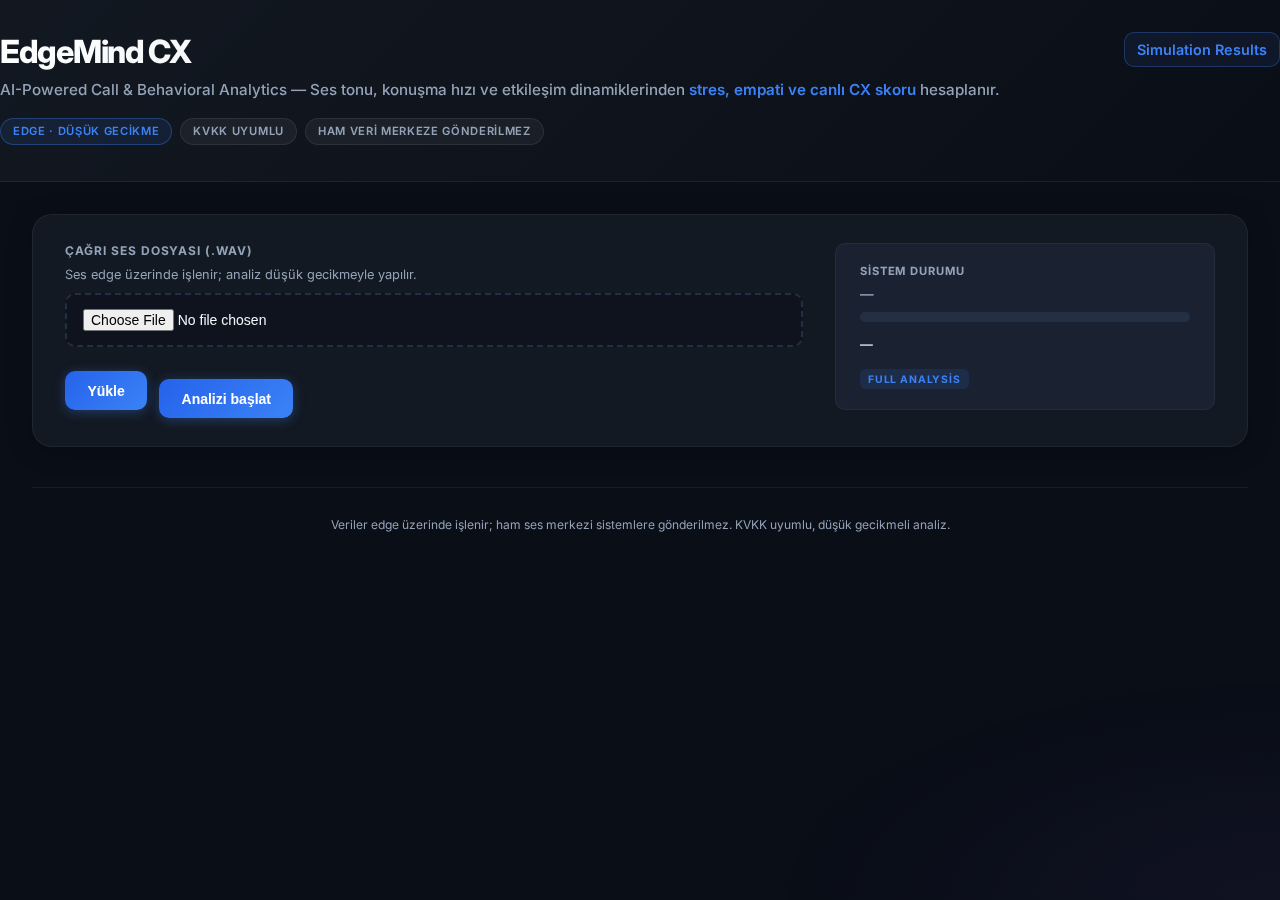
<file: web/ui/index.html>
<!DOCTYPE html>
<html lang="tr">
<head>
  <meta charset="UTF-8">
  <meta name="viewport" content="width=device-width, initial-scale=1">
  <title>EdgeMind CX — AI-Powered Call & Behavioral Analytics</title>
  <link rel="preconnect" href="https://fonts.googleapis.com">
  <link rel="preconnect" href="https://fonts.gstatic.com" crossorigin>
  <link href="https://fonts.googleapis.com/css2?family=Inter:wght@400;500;600;700;800&display=swap" rel="stylesheet">
  <style>
    :root {
      --bg: #0a0e17;
      --surface: #131922;
      --surface-2: #1a2232;
      --surface-3: #232f42;
      --accent: #3b82f6;
      --accent-dim: #2563eb;
      --text: #f1f5f9;
      --text-muted: #94a3b8;
      --success: #22c55e;
      --warn: #eab308;
      --danger: #ef4444;
      --stress: #f97316;
      --empathy: #10b981;
      --churn: #8b5cf6;
      --radius: 14px;
      --radius-sm: 10px;
      --radius-lg: 20px;
      --shadow: 0 4px 24px rgba(0,0,0,0.25);
      --shadow-lg: 0 8px 40px rgba(0,0,0,0.35);
    }
    * { box-sizing: border-box; }
    html, body { height: 100%; }
    body {
      font-family: 'Inter', system-ui, sans-serif;
      margin: 0;
      padding: 0;
      color: var(--text);
      background: var(--bg);
      min-height: 100vh;
      -webkit-font-smoothing: antialiased;
      position: relative;
    }
    body::before {
      content: '';
      position: fixed;
      inset: 0;
      background:
        radial-gradient(ellipse 120% 70% at 50% -20%, rgba(59, 130, 246, 0.08) 0%, transparent 55%),
        radial-gradient(ellipse 80% 50% at 100% 100%, rgba(139, 92, 246, 0.05) 0%, transparent 50%);
      pointer-events: none;
      z-index: 0;
    }
    .page { position: relative; z-index: 1; min-height: 100vh; display: flex; flex-direction: column; }
    .main { flex: 1; width: 100%; max-width: none; padding: 0 2rem 2.5rem; }

    .hero {
      background: linear-gradient(135deg, rgba(19,25,34,0.97) 0%, rgba(10,14,23,0.99) 100%);
      padding: 2rem 2rem 2.25rem;
      margin: 0 -2rem 2rem -2rem;
      border-bottom: 1px solid rgba(59, 130, 246, 0.15);
      backdrop-filter: blur(12px);
    }
    .hero .hero-inner { max-width: 1400px; margin: 0 auto; }
    .hero h1 {
      font-size: 2rem;
      font-weight: 800;
      margin: 0;
      letter-spacing: -0.04em;
      color: var(--text);
      background: linear-gradient(135deg, #fff 0%, #cbd5e1 100%);
      -webkit-background-clip: text;
      -webkit-text-fill-color: transparent;
      background-clip: text;
    }
    .hero .tagline {
      margin: 0.5rem 0 0;
      font-size: 0.95rem;
      color: var(--text-muted);
      font-weight: 500;
      line-height: 1.5;
    }
    .hero .tagline span { color: var(--accent); font-weight: 600; }
    .hero .badges {
      display: flex;
      flex-wrap: wrap;
      gap: 0.5rem;
      margin-top: 1rem;
    }
    .hero .badge {
      font-size: 0.7rem;
      font-weight: 600;
      text-transform: uppercase;
      letter-spacing: 0.06em;
      color: var(--text-muted);
      padding: 0.35rem 0.75rem;
      border-radius: 999px;
      background: rgba(255,255,255,0.05);
      border: 1px solid rgba(255,255,255,0.08);
    }
    .hero .badge.accent { color: var(--accent); border-color: rgba(59, 130, 246, 0.35); background: rgba(59, 130, 246, 0.1); }
    .hero-inner { display: flex; flex-wrap: wrap; align-items: flex-start; justify-content: space-between; gap: 1rem; }
    .hero-brand { flex: 1 1 auto; min-width: 0; }
    .hero-nav-link {
      font-size: 0.9rem; font-weight: 600; color: var(--accent);
      text-decoration: none; white-space: nowrap;
      padding: 0.5rem 0.75rem; border-radius: var(--radius-sm);
      border: 1px solid rgba(59, 130, 246, 0.3);
      background: rgba(59, 130, 246, 0.08);
      transition: background 0.2s ease, border-color 0.2s ease;
    }
    .hero-nav-link:hover { background: rgba(59, 130, 246, 0.15); border-color: rgba(59, 130, 246, 0.5); }

    .control-panel {
      display: grid;
      grid-template-columns: 1fr 380px;
      gap: 2rem;
      align-items: start;
      background: var(--surface);
      border-radius: var(--radius-lg);
      padding: 1.75rem 2rem;
      margin-bottom: 2rem;
      box-shadow: var(--shadow);
      border: 1px solid rgba(255,255,255,0.06);
    }
    .control-panel .panel-left { min-width: 0; }
    .control-panel .panel-right {
      background: var(--surface-2);
      border-radius: var(--radius-sm);
      padding: 1.25rem 1.5rem;
      border: 1px solid rgba(255,255,255,0.05);
    }
    .control-panel .panel-right .status-label {
      font-size: 0.7rem;
      font-weight: 700;
      text-transform: uppercase;
      letter-spacing: 0.08em;
      color: var(--text-muted);
      margin-bottom: 0.5rem;
    }
    .control-panel .card-hint { margin-bottom: 0.5rem; }
    .control-panel input[type="file"] { margin: 0; }
    .control-panel .btn-group { display: flex; gap: 0.75rem; align-items: center; flex-wrap: wrap; margin-top: 1rem; }
    .control-panel button { margin-top: 0; }
    .control-panel .status { margin-top: 0.5rem; margin-bottom: 0; }
    .analysis-badge {
      display: inline-block;
      font-size: 0.65rem;
      font-weight: 700;
      text-transform: uppercase;
      letter-spacing: 0.08em;
      color: var(--accent);
      margin-top: 0.75rem;
      padding: 0.2rem 0.5rem;
      border-radius: 6px;
      background: rgba(59, 130, 246, 0.12);
    }
    .card {
      background: var(--surface);
      border-radius: var(--radius-lg);
      padding: 1.5rem 2rem;
      margin-bottom: 1.5rem;
      box-shadow: var(--shadow);
      border: 1px solid rgba(255,255,255,0.06);
    }
    label { display: block; font-size: 0.75rem; font-weight: 700; margin-bottom: 0.5rem; color: var(--text-muted); text-transform: uppercase; letter-spacing: 0.08em; }
    .card-hint { font-size: 0.8rem; color: var(--text-muted); margin: 0 0 0.5rem 0; line-height: 1.45; }
    input[type="file"] {
      width: 100%;
      padding: 0.9rem 1rem;
      border: 2px dashed var(--surface-3);
      border-radius: var(--radius-sm);
      font-size: 0.875rem;
      background: rgba(10,14,23,0.5);
      color: var(--text);
      transition: border-color 0.2s ease;
    }
    input[type="file"]:hover, input[type="file"]:focus { border-color: var(--accent); outline: none; }
    button {
      margin-top: 0;
      padding: 0.7rem 1.4rem;
      font-size: 0.875rem;
      font-weight: 600;
      border: none;
      border-radius: var(--radius-sm);
      cursor: pointer;
      background: linear-gradient(135deg, var(--accent-dim) 0%, var(--accent) 100%);
      color: #fff;
      box-shadow: 0 2px 12px rgba(59, 130, 246, 0.35);
      transition: transform 0.15s ease, box-shadow 0.2s ease, opacity 0.2s ease;
    }
    button:hover { transform: translateY(-1px); box-shadow: 0 4px 20px rgba(59, 130, 246, 0.4); }
    button:active { transform: translateY(0); }
    button:disabled { opacity: 0.5; cursor: not-allowed; transform: none; }
    button.secondary { background: var(--surface-2); color: var(--text); box-shadow: none; border: 1px solid rgba(255,255,255,0.1); }
    button.secondary:hover { background: var(--surface-3); }
    .status { font-size: 0.8rem; word-break: break-all; padding: 0.35rem 0; font-weight: 500; }
    .status.error { color: var(--danger); }
    .status.success { color: var(--success); }
    .progress-wrap {
      height: 10px;
      background: var(--surface-3);
      border-radius: 999px;
      overflow: hidden;
      margin: 0.6rem 0;
    }
    .progress-bar {
      height: 100%;
      width: 0%;
      background: linear-gradient(90deg, var(--accent-dim) 0%, var(--accent) 100%);
      border-radius: 999px;
      transition: width 0.4s cubic-bezier(0.4, 0, 0.2, 1);
    }
    .step { font-size: 0.85rem; color: var(--text-muted); margin-bottom: 0.4rem; font-weight: 600; }
    .result-summary { margin-top: 0.75rem; }
    .results-section { margin-top: 0; margin-bottom: 2rem; }
    .results-section.reveal { animation: revealIn 0.4s ease forwards; }
    @keyframes revealIn {
      from { opacity: 0; transform: translateY(8px); }
      to { opacity: 1; transform: translateY(0); }
    }
    .skeleton { background: linear-gradient(90deg, var(--surface-2) 25%, var(--surface-3) 50%, var(--surface-2) 75%); background-size: 200% 100%; animation: skeleton 1.2s ease-in-out infinite; border-radius: var(--radius-sm); }
    @keyframes skeleton {
      0% { background-position: 200% 0; }
      100% { background-position: -200% 0; }
    }
    .skeleton-loading { margin-bottom: 2rem; }
    .skeleton-loading .skeleton-row { display: grid; grid-template-columns: repeat(4, 1fr); gap: 1rem; margin-top: 1rem; }
    .skeleton-loading .skeleton-card { min-height: 80px; }
    .results-section .section-title {
      font-size: 0.7rem;
      font-weight: 800;
      text-transform: uppercase;
      letter-spacing: 0.12em;
      color: var(--accent);
      margin-bottom: 0.25rem;
      padding-bottom: 0;
      border-bottom: none;
    }
    .section-subtitle {
      font-size: 0.78rem;
      color: var(--text-muted);
      margin-bottom: 0.75rem;
      padding-bottom: 0.5rem;
      border-bottom: 1px solid rgba(59, 130, 246, 0.12);
      line-height: 1.4;
    }
    .executive-summary {
      display: flex;
      flex-wrap: wrap;
      justify-content: center;
      align-items: center;
      gap: 2.5rem;
      background: linear-gradient(145deg, var(--surface) 0%, rgba(19,25,34,0.98) 100%);
      border-radius: var(--radius-lg);
      padding: 2rem 2.5rem;
      margin-bottom: 1.75rem;
      box-shadow: var(--shadow);
      border: 1px solid rgba(59, 130, 246, 0.12);
    }
    .executive-summary .cx-block { min-width: 0; }
    .executive-summary .exec-meta { display: flex; flex-wrap: wrap; gap: 1.5rem 2rem; align-items: center; justify-content: center; }
    .exec-meta-item { font-size: 0.85rem; }
    .exec-meta-item .label { font-size: 0.65rem; text-transform: uppercase; letter-spacing: 0.08em; color: var(--text-muted); margin-bottom: 0.2rem; font-weight: 700; }
    .exec-meta-item .value { font-weight: 600; color: var(--text); }
    .results-grid {
      display: grid;
      grid-template-columns: 280px 1fr;
      gap: 1.5rem;
      margin-bottom: 1.5rem;
    }
    .results-grid .kpi-row {
      grid-column: 1 / -1;
      display: grid;
      grid-template-columns: repeat(auto-fit, minmax(140px, 1fr));
      gap: 1rem;
    }
    .results-grid .top-summary { grid-column: 1 / -1; display: flex; justify-content: center; flex-wrap: wrap; gap: 1rem; }
    .results-grid .metrics-panel,
    .results-grid .chart-panel,
    .results-grid .transcript-panel { grid-column: 1 / -1; }
    .kpi-card {
      background: var(--surface-2);
      border-radius: var(--radius-sm);
      padding: 1rem 1.25rem;
      border: 1px solid rgba(255,255,255,0.06);
      text-align: center;
    }
    .kpi-card .kpi-value { font-size: 1.5rem; font-weight: 800; color: var(--text); }
    .kpi-card .kpi-label { font-size: 0.65rem; text-transform: uppercase; letter-spacing: 0.08em; color: var(--text-muted); margin-top: 0.25rem; font-weight: 700; }
    .top-summary {
      display: grid;
      grid-template-columns: 1fr;
      gap: 1rem;
      background: transparent;
      border-radius: 0;
      padding: 0;
      box-shadow: none;
      border: none;
    }
    .top-summary .cx-block { min-width: 0; }
    .top-summary .meta-block { font-size: 0.8rem; color: var(--text-muted); line-height: 1.6; }
    .top-summary .meta-block strong { color: var(--text); }
    .meta-grid { display: flex; flex-wrap: wrap; gap: 0.75rem 1.5rem; align-items: baseline; }
    .meta-item { display: inline-flex; align-items: baseline; gap: 0.35rem; }
    .meta-label { text-transform: uppercase; letter-spacing: 0.05em; color: var(--text-muted); font-weight: 700; }
    .meta-id-wrap { max-width: 100%; overflow: hidden; text-overflow: ellipsis; }
    .meta-id-wrap span:last-child { font-variant-numeric: tabular-nums; }
    .cx-gauge-wrap {
      width: 100%; max-width: 140px; margin: 0 auto 0.5rem;
      position: relative; height: 72px; overflow: hidden;
    }
    .cx-gauge-bg {
      position: absolute; left: 50%; margin-left: -70px; bottom: 0;
      height: 140px; width: 140px; border-radius: 140px 140px 0 0;
      box-sizing: border-box; border: 12px solid var(--surface-2); border-bottom: none; background: transparent;
    }
    .cx-gauge-fill {
      position: absolute; left: 50%; margin-left: -70px; bottom: 0;
      height: 140px; width: 140px; border-radius: 140px 140px 0 0;
      box-sizing: border-box; border: 12px solid var(--accent); border-bottom: none; background: transparent;
      transform-origin: center bottom; transform: rotate(-90deg);
      transition: transform 0.5s ease, border-color 0.3s ease;
      filter: drop-shadow(0 0 12px rgba(56, 189, 248, 0.5));
    }
    .cx-gauge-fill.good { border-color: var(--success); filter: drop-shadow(0 0 12px rgba(52, 211, 153, 0.45)); }
    .cx-gauge-fill.mid { border-color: var(--warn); filter: drop-shadow(0 0 12px rgba(251, 191, 36, 0.45)); }
    .cx-gauge-fill.low { border-color: var(--danger); filter: drop-shadow(0 0 12px rgba(248, 113, 113, 0.45)); }
    .cx-card {
      background: var(--surface);
      color: var(--text);
      border-radius: var(--radius-sm);
      padding: 1.1rem 1.25rem;
      text-align: center;
      border: 1px solid rgba(255,255,255,0.06);
    }
    .cx-card .label { font-size: 0.68rem; text-transform: uppercase; letter-spacing: 0.08em; color: var(--text-muted); margin-bottom: 0.25rem; font-weight: 800; }
    .cx-card .value { font-size: 2.1rem; font-weight: 800; line-height: 1; color: var(--text); letter-spacing: -0.03em; }
    .cx-card .max { font-size: 0.85rem; font-weight: 600; color: var(--text-muted); }
    .section-block {
      background: var(--surface);
      border-radius: var(--radius);
      padding: 1.35rem;
      margin-bottom: 1.25rem;
      box-shadow: var(--shadow);
      border: 1px solid rgba(255,255,255,0.06);
    }
    .metric-cards { display: grid; grid-template-columns: repeat(3, 1fr); gap: 1.25rem; }
    .metric-card {
      background: var(--surface-2);
      border-radius: var(--radius-sm);
      padding: 1.35rem;
      text-align: center;
      border: 1px solid rgba(255,255,255,0.06);
      transition: transform 0.2s ease, box-shadow 0.2s ease;
    }
    .metric-card:hover { transform: translateY(-3px); box-shadow: 0 16px 40px -8px rgba(0,0,0,0.4); }
    .metric-card.stress {
      border-top: 3px solid var(--stress);
      background: linear-gradient(180deg, rgba(251,146,60,0.12) 0%, var(--surface-2) 30%);
    }
    .metric-card.empathy {
      border-top: 3px solid var(--empathy);
      background: linear-gradient(180deg, rgba(52,211,153,0.12) 0%, var(--surface-2) 30%);
    }
    .metric-card.churn {
      border-top: 3px solid var(--churn);
      background: linear-gradient(180deg, rgba(167,139,250,0.12) 0%, var(--surface-2) 30%);
    }
    .metric-card .label { font-size: 0.65rem; text-transform: uppercase; letter-spacing: 0.06em; color: var(--text-muted); margin-bottom: 0.4rem; font-weight: 800; }
    .metric-card .value { font-size: 1.25rem; font-weight: 800; color: var(--text); }
    .metric-card .sublabel { font-size: 0.65rem; color: var(--text-muted); margin-top: 0.35rem; opacity: 0.9; }
    .metric-progress {
      height: 8px; background: rgba(0,0,0,0.25); border-radius: 999px; overflow: hidden; margin-top: 0.6rem;
    }
    .metric-progress-fill { height: 100%; width: 0%; border-radius: 999px; transition: width 0.4s ease; }
    .metric-card.stress .metric-progress-fill { background: linear-gradient(90deg, #ea580c 0%, var(--stress) 100%); }
    .metric-card.stress.low .metric-progress-fill { background: linear-gradient(90deg, #22c55e 0%, var(--empathy) 100%); }
    .metric-card.empathy .metric-progress-fill { background: linear-gradient(90deg, #059669 0%, var(--empathy) 100%); }
    .metric-card.churn .metric-progress-fill { background: linear-gradient(90deg, #7c3aed 0%, var(--churn) 100%); }
    .chart-desc {
      font-size: 0.8rem;
      color: var(--text-muted);
      margin: 0 0 0.75rem 0;
      line-height: 1.5;
    }
    .chart-desc.hidden { display: none; }
    .time-based {
      background: var(--surface-2);
      border: 1px solid rgba(255,255,255,0.06);
      border-radius: var(--radius-sm);
      padding: 1.2rem;
      min-height: 80px;
      font-size: 0.875rem;
      color: var(--text-muted);
    }
    .time-based .placeholder { font-style: italic; }
    .time-chart-wrap {
      position: relative; width: 100%; height: 220px;
      background: rgba(15,23,42,0.5); border-radius: var(--radius-sm); border: 1px solid rgba(255,255,255,0.06);
    }
    .time-chart-wrap svg { display: block; width: 100%; height: 100%; }
    .time-chart-tooltip {
      position: fixed; max-width: 320px; padding: 0.75rem 1rem;
      background: var(--surface); color: var(--text);
      font-size: 0.8125rem; line-height: 1.5; border-radius: var(--radius-sm);
      pointer-events: none; z-index: 1000;
      box-shadow: var(--shadow-lg); display: none;
      border: 1px solid rgba(59, 130, 246, 0.2);
    }
    .time-chart-tooltip.visible { display: block; }
    .time-chart-tooltip .ts { font-size: 0.7rem; color: var(--accent); margin-bottom: 0.35rem; font-weight: 600; }
    .transcript-section {
      display: grid;
      grid-template-columns: 1fr 340px;
      gap: 1.5rem;
      align-items: start;
    }
    .text-summary {
      background: var(--surface-2);
      border: 1px solid rgba(255,255,255,0.06);
      border-radius: var(--radius-sm);
      padding: 1.35rem;
    }
    .text-summary .title { font-size: 0.72rem; font-weight: 800; text-transform: uppercase; letter-spacing: 0.08em; color: var(--text-muted); margin-bottom: 0.6rem; }
    .text-summary .transcript {
      font-size: 0.9rem; line-height: 1.7; color: var(--text);
      max-height: 340px; overflow-y: auto; white-space: pre-wrap; word-break: break-word;
    }
    .ai-summary-box {
      background: var(--surface-2);
      border: 1px solid rgba(59, 130, 246, 0.15);
      border-radius: var(--radius-sm);
      padding: 1.25rem;
      position: sticky; top: 1rem;
    }
    .ai-summary-box .title { font-size: 0.7rem; font-weight: 800; text-transform: uppercase; letter-spacing: 0.08em; color: var(--accent); margin-bottom: 0.5rem; }
    .ai-summary-box .content { font-size: 0.85rem; line-height: 1.6; color: var(--text-muted); }
    #resultError {
      background: rgba(248, 113, 113, 0.12) !important;
      border: 1px solid rgba(248, 113, 113, 0.3) !important;
      border-radius: var(--radius-sm) !important;
      padding: 1rem 1.2rem !important;
      color: var(--danger) !important;
      font-weight: 600;
    }
    .app-footer {
      margin-top: 2.5rem;
      padding: 1rem 0 1.5rem;
      border-top: 1px solid rgba(255,255,255,0.06);
      font-size: 0.75rem;
      color: var(--text-muted);
      line-height: 1.5;
      text-align: center;
    }
    .progress-bar.running {
      background: linear-gradient(90deg, var(--accent-dim) 0%, var(--accent) 50%, var(--accent-dim) 100%);
      background-size: 200% 100%;
      animation: progressShine 2s ease-in-out infinite;
    }
    @keyframes progressShine {
      0%, 100% { background-position: 100% 0; }
      50% { background-position: 0 0; }
    }
    @media (max-width: 1100px) {
      .control-panel { grid-template-columns: 1fr; }
      .executive-summary { grid-template-columns: 1fr; }
      .transcript-section { grid-template-columns: 1fr; }
    }
    @media (max-width: 900px) {
      .results-grid { grid-template-columns: 1fr; }
      .metric-cards { grid-template-columns: 1fr; }
    }
    @media (max-width: 640px) {
      .main { padding: 0 1rem 1.5rem; }
      .hero { margin: 0 -1rem 1.5rem -1rem; padding: 1.5rem 1rem; }
      .hero h1 { font-size: 1.5rem; }
      .hero .tagline { font-size: 0.85rem; }
      .top-summary { grid-template-columns: 1fr; }
      .exec-meta { flex-direction: column; align-items: stretch; }
      .metric-cards { grid-template-columns: 1fr; }
      .kpi-row { grid-template-columns: repeat(2, 1fr); }
    }
    .hidden { display: none; }
  </style>
</head>
<body>
  <div class="page">
  <header class="hero">
    <div class="hero-inner">
      <div class="hero-brand">
        <h1>EdgeMind CX</h1>
        <p class="tagline">AI-Powered Call & Behavioral Analytics — Ses tonu, konuşma hızı ve etkileşim dinamiklerinden <span>stres, empati ve canlı CX skoru</span> hesaplanır.</p>
        <div class="badges">
          <span class="badge accent">Edge · Düşük gecikme</span>
          <span class="badge">KVKK uyumlu</span>
          <span class="badge">Ham veri merkeze gönderilmez</span>
        </div>
      </div>
      <a href="/simulation" class="hero-nav-link">Simulation Results</a>
    </div>
  </header>
  <main class="main">

  <section class="control-panel">
    <div class="panel-left">
      <label for="file">Çağrı ses dosyası (.wav)</label>
      <p class="card-hint">Ses edge üzerinde işlenir; analiz düşük gecikmeyle yapılır.</p>
      <input type="file" id="file" accept=".wav">
      <div id="uploadStatus" class="status hidden"></div>
      <div class="btn-group">
        <button type="button" id="btnUpload">Yükle</button>
        <span class="btn-group hidden" id="cardAnalyze">
          <button type="button" id="btnAnalyze">Analizi başlat</button>
        </span>
      </div>
      <div id="analyzeStatus" class="status hidden"></div>
    </div>
    <div class="panel-right">
      <div class="status-label">Sistem durumu</div>
      <div class="step" id="stepText">—</div>
      <div class="progress-wrap">
        <div class="progress-bar" id="progressBar"></div>
      </div>
      <div class="status" id="progressStatus">—</div>
      <span class="analysis-badge">Full analysis</span>
    </div>
  </section>

  <div id="skeletonLoading" class="skeleton-loading hidden">
    <div class="skeleton skeleton-card" style="height: 140px; margin-bottom: 1rem;"></div>
    <div class="skeleton-row">
      <div class="skeleton skeleton-card"></div>
      <div class="skeleton skeleton-card"></div>
      <div class="skeleton skeleton-card"></div>
      <div class="skeleton skeleton-card"></div>
    </div>
    <div class="skeleton skeleton-card" style="height: 200px; margin-top: 1rem;"></div>
  </div>

  <div id="resultsSection" class="results-section hidden reveal">
      <div class="section-title">Executive Summary</div>
      <div class="section-subtitle">Çağrı özeti ve canlı CX skoru — C-level özet</div>
      <div class="executive-summary">
        <div class="top-summary">
          <div class="cx-block">
            <div id="cxCard" class="cx-card">
              <div class="label">CX Score</div>
              <div class="cx-gauge-wrap">
                <div class="cx-gauge-bg"></div>
                <div id="cxGaugeFill" class="cx-gauge-fill"></div>
              </div>
              <div class="value" id="cxValue">—</div>
              <span class="max">/ 100</span>
            </div>
          </div>
        </div>
        <div class="exec-meta">
          <div class="kpi-card">
            <div class="kpi-value" id="metaDuration">—</div>
            <div class="kpi-label">Süre</div>
          </div>
          <div class="kpi-card">
            <div class="kpi-value" id="metaSilence">—</div>
            <div class="kpi-label">Sessizlik</div>
          </div>
          <div class="exec-meta-item">
            <div class="label">Risk seviyesi</div>
            <div class="value" id="riskLevelText">—</div>
          </div>
          <div class="exec-meta-item">
            <div class="label">Genel duygu</div>
            <div class="value" id="sentimentText">—</div>
          </div>
          <div class="kpi-card">
            <div class="kpi-value meta-id-wrap" id="metaCallIdWrap" title=""><span id="metaCallId">—</span></div>
            <div class="kpi-label">Çağrı ID</div>
          </div>
        </div>
      </div>
      <div class="results-grid">
        <div class="section-block metrics-panel">
          <div class="section-title">Davranışsal metrikler</div>
          <div class="section-subtitle">Ses tonu ve etkileşim dinamiklerinden türetilen sinyaller</div>
          <div class="metric-cards">
          <div class="metric-card stress" id="stressCard">
            <div class="label">Müşteri stres eğilimi</div>
            <div class="value" id="stressValue">—</div>
            <div class="metric-progress"><div id="stressProgressFill" class="metric-progress-fill"></div></div>
            <div class="sublabel" id="stressSublabel">0–1 (düşük iyi)</div>
          </div>
          <div class="metric-card empathy">
            <div class="label">Temsilci–müşteri empati</div>
            <div class="value" id="empathyValue">—</div>
            <div class="metric-progress"><div id="empathyProgressFill" class="metric-progress-fill"></div></div>
            <div class="sublabel" id="empathySublabel">0–1 (yüksek iyi)</div>
          </div>
          <div class="metric-card churn">
            <div class="label">Erken kopma riski</div>
            <div class="value" id="churnValue">—</div>
            <div class="metric-progress"><div id="churnProgressFill" class="metric-progress-fill"></div></div>
            <div class="sublabel" id="churnSublabel">veri varsa</div>
          </div>
        </div>
        </div>
        <div class="section-block chart-panel">
          <div class="section-title">Zaman bazlı analiz</div>
          <div class="section-subtitle">Çağrı boyunca segment süreleri ve davranışsal özet</div>
          <p class="chart-desc hidden" id="timeChartDesc">Çağrı boyunca konuşma segmentlerinin <strong>göreli süreleri</strong> (yukarı = daha uzun segment). Kesikli turuncu çizgi tüm çağrı stres değerini gösterir.</p>
          <div class="time-based">
            <span id="timeChartPlaceholder" class="placeholder">Süre / zaman eksenine göre metrikler bu alanda gösterilebilir.</span>
            <div id="timeChartWrap" class="time-chart-wrap hidden"></div>
          </div>
          <div id="timeChartTooltip" class="time-chart-tooltip"></div>
        </div>
        <div class="section-block transcript-panel">
          <div class="section-title">Transcript & AI Özet</div>
          <div class="section-subtitle">Konuşma metni ve analiz özeti</div>
          <div class="transcript-section">
            <div class="text-summary">
              <div class="title">Transkript</div>
              <div class="transcript" id="callTranscript">—</div>
            </div>
            <div class="ai-summary-box">
              <div class="title">Çağrı özeti</div>
              <div class="content" id="aiSummaryContent">Analiz tamamlandığında özet burada görünecek.</div>
            </div>
          </div>
        </div>
      </div>
  </div>
  <div id="resultError" class="result-summary hidden"></div>

  <footer class="app-footer">
    <p>Veriler edge üzerinde işlenir; ham ses merkezi sistemlere gönderilmez. KVKK uyumlu, düşük gecikmeli analiz.</p>
  </footer>
  </main>
  </div>
  <script>
    (function () {
      const fileInput = document.getElementById('file');
      const btnUpload = document.getElementById('btnUpload');
      const uploadStatus = document.getElementById('uploadStatus');
      const cardAnalyze = document.getElementById('cardAnalyze');
      const btnAnalyze = document.getElementById('btnAnalyze');
      const analyzeStatus = document.getElementById('analyzeStatus');
      const stepText = document.getElementById('stepText');
      const progressBar = document.getElementById('progressBar');
      const progressStatus = document.getElementById('progressStatus');
      const resultsSection = document.getElementById('resultsSection');
      const resultError = document.getElementById('resultError');
      const skeletonLoading = document.getElementById('skeletonLoading');

      let callId = null;
      let jobId = null;
      let pollTimer = null;

      function showStatus(el, text, isError) {
        el.textContent = text;
        el.classList.remove('hidden', 'error', 'success');
        if (isError) el.classList.add('error');
        else if (text && text.length) el.classList.add('success');
      }

      function hideStatus(el) {
        el.classList.add('hidden');
        el.textContent = '';
      }

      async function upload() {
        const file = fileInput.files[0];
        if (!file) {
          showStatus(uploadStatus, 'Lütfen bir .wav dosyası seçin.', true);
          return;
        }
        if (!file.name.toLowerCase().endsWith('.wav')) {
          showStatus(uploadStatus, 'Sadece .wav dosyaları kabul edilir.', true);
          return;
        }
        btnUpload.disabled = true;
        hideStatus(uploadStatus);
        try {
          const form = new FormData();
          form.append('file', file);
          const r = await fetch('/api/upload', { method: 'POST', body: form });
          const data = await r.json().catch(() => ({}));
          if (!r.ok) {
            showStatus(uploadStatus, data.detail || 'Yükleme başarısız.', true);
            btnUpload.disabled = false;
            return;
          }
          callId = data.call_id;
          showStatus(uploadStatus, 'Yüklendi: ' + callId);
          cardAnalyze.classList.remove('hidden');
        } catch (e) {
          showStatus(uploadStatus, 'Bağlantı hatası: ' + e.message, true);
        }
        btnUpload.disabled = false;
      }

      async function startAnalyze() {
        if (!callId) return;
        btnAnalyze.disabled = true;
        hideStatus(analyzeStatus);
        try {
          const r = await fetch('/api/analyze/' + encodeURIComponent(callId), { method: 'POST' });
          const data = await r.json().catch(() => ({}));
          if (!r.ok) {
            showStatus(analyzeStatus, data.detail || 'Analiz başlatılamadı.', true);
            btnAnalyze.disabled = false;
            return;
          }
          jobId = data.job_id;
          stepText.textContent = 'Başlatılıyor…';
          progressBar.style.width = '0%';
          progressBar.classList.add('running');
          progressStatus.textContent = 'Job: ' + jobId;
          resultsSection.classList.add('hidden');
          resultError.classList.add('hidden');
          resultError.textContent = '';
          if (skeletonLoading) skeletonLoading.classList.remove('hidden');
          startPolling();
        } catch (e) {
          showStatus(analyzeStatus, 'Bağlantı hatası: ' + e.message, true);
          btnAnalyze.disabled = false;
        }
      }

      function stopPolling() {
        if (pollTimer) {
          clearInterval(pollTimer);
          pollTimer = null;
        }
        progressBar.classList.remove('running');
        btnAnalyze.disabled = false;
      }

      function startPolling() {
        if (pollTimer) return;
        pollTimer = setInterval(pollJob, 2000);
        pollJob();
      }

      async function pollJob() {
        if (!jobId) return;
        try {
          const r = await fetch('/api/job/' + encodeURIComponent(jobId));
          const data = await r.json().catch(() => ({}));
          if (!r.ok) return;

          const p = Math.max(0, Math.min(100, Number(data.progress) || 0));
          progressBar.style.width = p + '%';
          stepText.textContent = data.current_step || data.status || '—';
          progressStatus.textContent = data.status + ' · ' + (data.elapsed_time != null ? Math.round(data.elapsed_time) + ' s' : '');

          if (data.status === 'done') {
            stopPolling();
            progressBar.classList.remove('running');
            stepText.textContent = 'Tamamlandı';
            progressBar.style.width = '100%';
            if (skeletonLoading) skeletonLoading.classList.add('hidden');
            await showResultSummary();
          } else if (data.status === 'error') {
            stopPolling();
            progressBar.classList.remove('running');
            stepText.textContent = 'Hata';
            if (skeletonLoading) skeletonLoading.classList.add('hidden');
            resultsSection.classList.add('hidden');
            resultError.classList.remove('hidden');
            resultError.textContent = 'Hata: ' + (data.error || 'Bilinmeyen hata');
          }
        } catch (_) {}
      }

      function cxClass(score) {
        if (score >= 70) return 'good';
        if (score >= 40) return 'mid';
        return 'low';
      }

      function drawTimeChart(segments, stressVal) {
        var wrap = document.getElementById('timeChartWrap');
        var tooltip = document.getElementById('timeChartTooltip');
        wrap.innerHTML = '';
        if (!segments || segments.length === 0) return;
        function segStart(seg) { return Number(seg.start_time != null ? seg.start_time : seg.start != null ? seg.start : 0); }
        function segEnd(seg) { return Number(seg.end_time != null ? seg.end_time : seg.end != null ? seg.end : 0); }
        var T = 0;
        var durations = [];
        for (var i = 0; i < segments.length; i++) {
          var s = segStart(segments[i]), e = segEnd(segments[i]);
          if (e > T) T = e;
          durations.push(Math.max(0, e - s));
        }
        if (T <= 0) T = 1;
        var maxDur = Math.max.apply(null, durations) || 1;
        var w = 800;
        var h = 200;
        var pad = { top: 14, right: 14, bottom: 32, left: 56 };
        var xScale = (w - pad.left - pad.right) / T;
        var yScale = (h - pad.top - pad.bottom);
        var points = [];
        for (var j = 0; j < segments.length; j++) {
          var s = segStart(segments[j]), e = segEnd(segments[j]);
          var norm = Math.min(1, durations[j] / maxDur);
          var y = pad.top + (1 - norm) * yScale;
          if (j === 0) points.push((pad.left + s * xScale) + ',' + y);
          points.push((pad.left + s * xScale) + ',' + y);
          points.push((pad.left + e * xScale) + ',' + y);
        }
        if (segments.length > 0) points.push((pad.left + T * xScale) + ',' + (pad.top + (1 - Math.min(1, durations[durations.length - 1] / maxDur)) * yScale));
        var svg = document.createElementNS('http://www.w3.org/2000/svg', 'svg');
        svg.setAttribute('viewBox', '0 0 ' + w + ' ' + h);
        svg.setAttribute('preserveAspectRatio', 'none');
        if (stressVal != null && !isNaN(stressVal)) {
          var refY = pad.top + (1 - Math.max(0, Math.min(1, stressVal))) * yScale;
          var refLine = document.createElementNS('http://www.w3.org/2000/svg', 'line');
          refLine.setAttribute('x1', pad.left);
          refLine.setAttribute('y1', refY);
          refLine.setAttribute('x2', w - pad.right);
          refLine.setAttribute('y2', refY);
          refLine.setAttribute('stroke', 'rgba(251,146,60,0.5)');
          refLine.setAttribute('stroke-width', '1');
          refLine.setAttribute('stroke-dasharray', '4 2');
          svg.appendChild(refLine);
        }
        var line = document.createElementNS('http://www.w3.org/2000/svg', 'polyline');
        line.setAttribute('fill', 'none');
        line.setAttribute('stroke', '#3b82f6');
        line.setAttribute('stroke-width', '1.5');
        line.setAttribute('points', points.join(' '));
        svg.appendChild(line);
        var axis = document.createElementNS('http://www.w3.org/2000/svg', 'line');
        axis.setAttribute('x1', pad.left);
        axis.setAttribute('y1', h - pad.bottom);
        axis.setAttribute('x2', w - pad.right);
        axis.setAttribute('y2', h - pad.bottom);
        axis.setAttribute('stroke', '#475569');
        axis.setAttribute('stroke-width', '1');
        svg.appendChild(axis);
        var xLabel = document.createElementNS('http://www.w3.org/2000/svg', 'text');
        xLabel.setAttribute('x', (pad.left + w - pad.right) / 2);
        xLabel.setAttribute('y', h - 8);
        xLabel.setAttribute('text-anchor', 'middle');
        xLabel.setAttribute('fill', '#94a3b8');
        xLabel.setAttribute('font-size', '11');
        xLabel.textContent = 'Zaman (s)';
        svg.appendChild(xLabel);
        var yLabel = document.createElementNS('http://www.w3.org/2000/svg', 'text');
        yLabel.setAttribute('x', 18);
        yLabel.setAttribute('y', (pad.top + h - pad.bottom) / 2);
        yLabel.setAttribute('text-anchor', 'middle');
        yLabel.setAttribute('fill', '#94a3b8');
        yLabel.setAttribute('font-size', '11');
        yLabel.setAttribute('transform', 'rotate(-90, 18, ' + ((pad.top + h - pad.bottom) / 2) + ')');
        yLabel.textContent = 'Segment süresi (göreli)';
        svg.appendChild(yLabel);
        var hit = document.createElementNS('http://www.w3.org/2000/svg', 'rect');
        hit.setAttribute('x', pad.left);
        hit.setAttribute('y', pad.top);
        hit.setAttribute('width', w - pad.left - pad.right);
        hit.setAttribute('height', h - pad.top - pad.bottom);
        hit.setAttribute('fill', 'transparent');
        hit.setAttribute('cursor', 'crosshair');
        svg.appendChild(hit);
        wrap.appendChild(svg);
        function findSegment(evt) {
          var rect = wrap.getBoundingClientRect();
          var svgX = (evt.clientX - rect.left) * w / rect.width;
          if (svgX < pad.left || svgX > w - pad.right) return null;
          var dataX = (svgX - pad.left) / (w - pad.left - pad.right) * T;
          if (dataX < 0 || dataX > T) return null;
          for (var k = 0; k < segments.length; k++) {
            var st = segStart(segments[k]), en = segEnd(segments[k]);
            if (dataX >= st && dataX <= en) return { seg: segments[k], evt: evt };
          }
          return null;
        }
        wrap.addEventListener('mousemove', function(evt) {
          var found = findSegment(evt);
          if (found) {
            var t = segStart(found.seg).toFixed(1);
            var e = segEnd(found.seg).toFixed(1);
            tooltip.innerHTML = '<div class="ts">' + t + ' s – ' + e + ' s</div><div>' + (found.seg.text || '').replace(/</g, '&lt;').replace(/>/g, '&gt;') + '</div>';
            tooltip.classList.add('visible');
            tooltip.style.left = (found.evt.clientX + 12) + 'px';
            tooltip.style.top = (found.evt.clientY + 12) + 'px';
          } else {
            tooltip.classList.remove('visible');
          }
        });
        wrap.addEventListener('mouseleave', function() { tooltip.classList.remove('visible'); });
      }

      function formatNum(v) {
        if (v == null || v === '') return '—';
        const n = Number(v);
        if (isNaN(n)) return '—';
        return n.toFixed(2);
      }

      async function showResultSummary() {
        resultError.classList.add('hidden');
        if (!jobId) return;
        try {
          const r = await fetch('/api/jobs/' + encodeURIComponent(jobId));
          const job = await r.json().catch(() => ({}));
          const res = job.result;
          if (!res) {
            resultsSection.classList.remove('hidden');
            document.getElementById('cxValue').textContent = '—';
            document.getElementById('cxGaugeFill').style.transform = 'rotate(-90deg)';
            document.getElementById('cxGaugeFill').className = 'cx-gauge-fill';
            document.getElementById('stressValue').textContent = '—';
            document.getElementById('stressProgressFill').style.width = '0%';
            document.getElementById('stressCard').classList.remove('low');
            document.getElementById('empathyValue').textContent = '—';
            document.getElementById('empathyProgressFill').style.width = '0%';
            document.getElementById('churnValue').textContent = '—';
            document.getElementById('churnProgressFill').style.width = '0%';
            document.getElementById('metaDuration').textContent = 'Sonuç verisi yok.';
            document.getElementById('metaSilence').textContent = '—';
            document.getElementById('metaCallId').textContent = '—';
            document.getElementById('metaCallIdWrap').title = '';
            var rEl = document.getElementById('riskLevelText');
            var sEl = document.getElementById('sentimentText');
            if (rEl) rEl.textContent = '—';
            if (sEl) sEl.textContent = '—';
            document.getElementById('callTranscript').textContent = '—';
            return;
          }

          var cxScore = res.cx_score != null ? Number(res.cx_score) : null;
          var stress = res.stress_score != null ? Number(res.stress_score) : null;
          var empathy = res.empathy_score != null ? Number(res.empathy_score) : null;
          var churn = res.churn_risk_score ?? res.early_churn_risk ?? res.churn_risk ?? null;
          if (churn != null) churn = Number(churn);

          var cxValEl = document.getElementById('cxValue');
          if (cxValEl) {
            if (cxScore == null) { cxValEl.textContent = '—'; }
            else {
              var from = 0, to = cxScore, start = performance.now(), dur = 280;
              function tick(now) {
                var t = Math.min((now - start) / dur, 1);
                var eased = 1 - Math.pow(1 - t, 2);
                cxValEl.textContent = (from + (to - from) * eased).toFixed(1);
                if (t < 1) requestAnimationFrame(tick); else cxValEl.textContent = to.toFixed(1);
              }
              requestAnimationFrame(tick);
            }
          }
          var gaugeFill = document.getElementById('cxGaugeFill');
          var deg = cxScore != null ? -90 + (cxScore / 100) * 180 : -90;
          gaugeFill.style.transform = 'rotate(' + deg + 'deg)';
          gaugeFill.className = 'cx-gauge-fill' + (cxScore != null ? ' ' + cxClass(cxScore) : '');
          var riskEl = document.getElementById('riskLevelText');
          var sentEl = document.getElementById('sentimentText');
          if (riskEl) riskEl.textContent = cxScore == null ? '—' : (cxScore >= 70 ? 'Düşük' : cxScore >= 40 ? 'Orta' : 'Yüksek');
          if (sentEl) sentEl.textContent = cxScore == null ? '—' : (cxScore >= 70 ? 'Olumlu' : cxScore >= 40 ? 'Nötr' : 'Olumsuz');

          document.getElementById('stressValue').textContent = formatNum(stress);
          var stressPct = stress != null ? Math.min(100, Math.max(0, stress * 100)) : 0;
          document.getElementById('stressProgressFill').style.width = stressPct + '%';
          var stressCard = document.getElementById('stressCard');
          if (stress != null && stress < 0.3) stressCard.classList.add('low'); else stressCard.classList.remove('low');

          document.getElementById('empathyValue').textContent = formatNum(empathy);
          var empathyPct = empathy != null ? Math.min(100, Math.max(0, empathy * 100)) : 0;
          document.getElementById('empathyProgressFill').style.width = empathyPct + '%';

          document.getElementById('churnValue').textContent = churn != null ? formatNum(churn) : '—';
          document.getElementById('churnSublabel').textContent = churn != null ? 'risk skoru' : 'veri yok';
          var churnPct = churn != null ? (churn <= 1 ? churn * 100 : Math.min(100, churn)) : 0;
          document.getElementById('churnProgressFill').style.width = churnPct + '%';

          var af = res.audio_features;
          document.getElementById('metaDuration').textContent = (af && af.total_duration != null) ? (Math.round(Number(af.total_duration)) + ' s') : '—';
          document.getElementById('metaSilence').textContent = (af && af.silence_ratio != null) ? ((Number(af.silence_ratio) * 100).toFixed(1) + '%') : '—';
          var callIdShort = (res.call_id && res.call_id.length > 10) ? res.call_id.slice(0, 8) + '…' : (res.call_id || '—');
          document.getElementById('metaCallId').textContent = callIdShort;
          document.getElementById('metaCallIdWrap').title = res.call_id ? ('Call: ' + res.call_id + (res.filename ? '\nDosya: ' + res.filename : '')) : '';

          var text = (res.transcription && res.transcription.text) ? res.transcription.text.trim() : '';
          document.getElementById('callTranscript').textContent = text || 'Transkript yok.';
          var summaryParts = [];
          if (cxScore != null) summaryParts.push('CX skoru ' + cxScore.toFixed(1) + '/100.');
          if (af && af.total_duration != null) summaryParts.push('Süre ' + Math.round(Number(af.total_duration)) + ' s.');
          if (stress != null) summaryParts.push('Stres ' + (stress < 0.3 ? 'düşük' : stress < 0.6 ? 'orta' : 'yüksek') + ' (' + formatNum(stress) + ').');
          if (empathy != null) summaryParts.push('Empati ' + (empathy >= 0.5 ? 'iyi' : 'düşük') + ' (' + formatNum(empathy) + ').');
          if (churn != null) summaryParts.push('Erken kopma riski ' + formatNum(churn) + '.');
          var summaryEl = document.getElementById('aiSummaryContent');
          if (summaryEl) summaryEl.textContent = summaryParts.length ? summaryParts.join(' ') : 'Özet verisi yok.';

          var segments = res.transcription && res.transcription.segments && res.transcription.segments.length;
          if (segments && res.transcription.segments.length > 0) {
            drawTimeChart(res.transcription.segments, stress != null ? stress : 0.5);
            document.getElementById('timeChartPlaceholder').classList.add('hidden');
            document.getElementById('timeChartWrap').classList.remove('hidden');
            var descEl = document.getElementById('timeChartDesc');
            if (descEl) descEl.classList.remove('hidden');
          } else {
            document.getElementById('timeChartPlaceholder').classList.remove('hidden');
            document.getElementById('timeChartWrap').classList.add('hidden');
            document.getElementById('timeChartWrap').innerHTML = '';
            var descEl = document.getElementById('timeChartDesc');
            if (descEl) descEl.classList.add('hidden');
          }

          resultsSection.classList.remove('hidden');
        } catch (_) {
          resultsSection.classList.remove('hidden');
          document.getElementById('cxValue').textContent = '—';
          document.getElementById('cxGaugeFill').style.transform = 'rotate(-90deg)';
          document.getElementById('cxGaugeFill').className = 'cx-gauge-fill';
        }
      }

      btnUpload.addEventListener('click', upload);
      btnAnalyze.addEventListener('click', startAnalyze);
    })();
  </script>
</body>
</html>
</file>
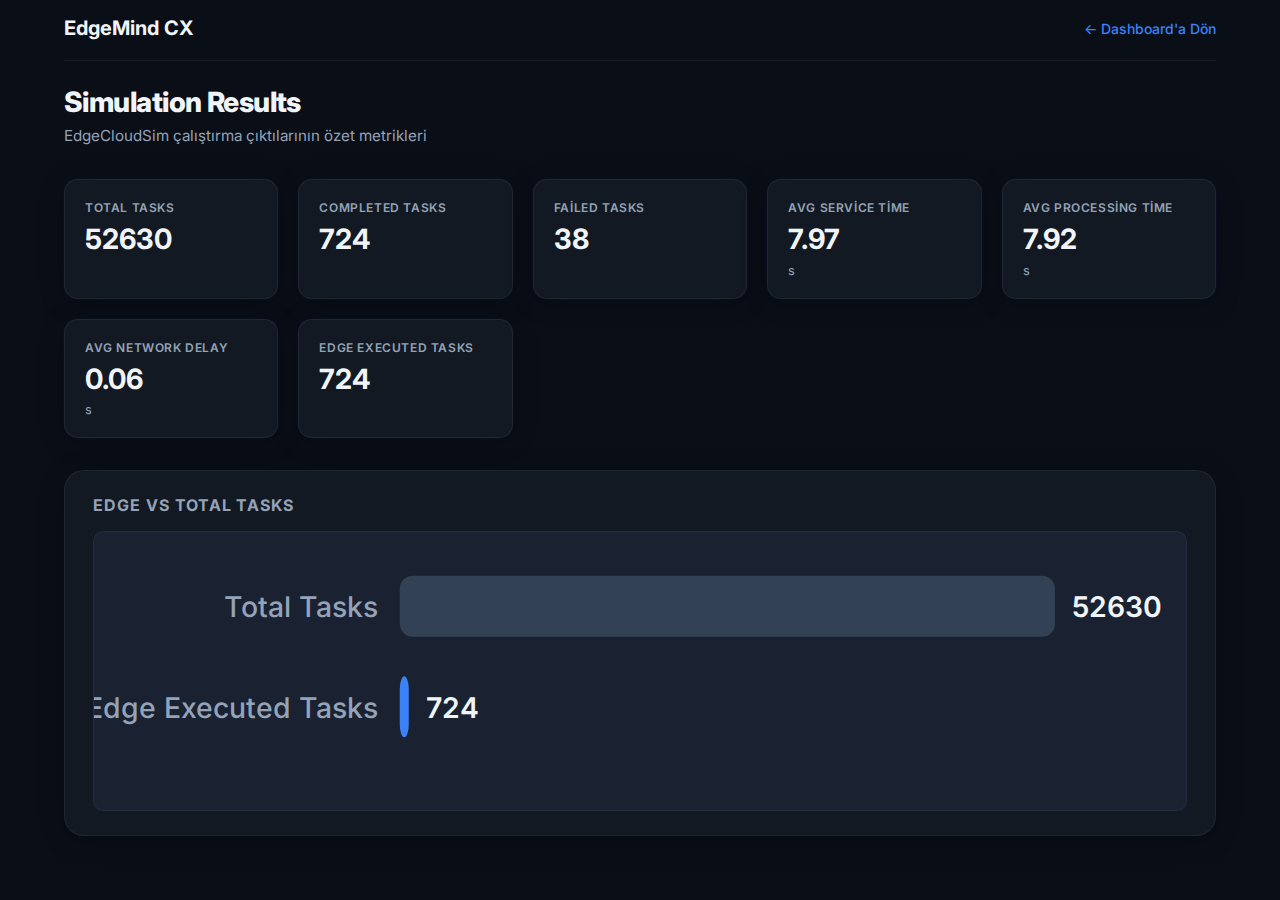
<file: web/ui/simulation/index.html>
<!DOCTYPE html>
<html lang="tr">
<head>
  <meta charset="UTF-8">
  <meta name="viewport" content="width=device-width, initial-scale=1">
  <title>EdgeMind CX – Simulation Results</title>
  <link rel="preconnect" href="https://fonts.googleapis.com">
  <link rel="preconnect" href="https://fonts.gstatic.com" crossorigin>
  <link href="https://fonts.googleapis.com/css2?family=Inter:wght@400;500;600;700;800&display=swap" rel="stylesheet">
  <link rel="stylesheet" href="simulation.css">
</head>
<body>
  <header>
    <span>EdgeMind CX</span>
    <a href="/">← Dashboard'a Dön</a>
  </header>

  <main>
    <section class="page-header">
      <h1>Simulation Results</h1>
      <p>EdgeCloudSim çalıştırma çıktılarının özet metrikleri</p>
    </section>

    <section class="metrics-grid" id="metricsGrid">
      <!-- JS buraya kart ekleyecek -->
    </section>

    <section class="chart-section">
      <h2>Edge vs Total Tasks</h2>
      <div id="edgeChart"></div>
    </section>
  </main>

  <script src="simulation.js"></script>
</body>
</html>
</file>
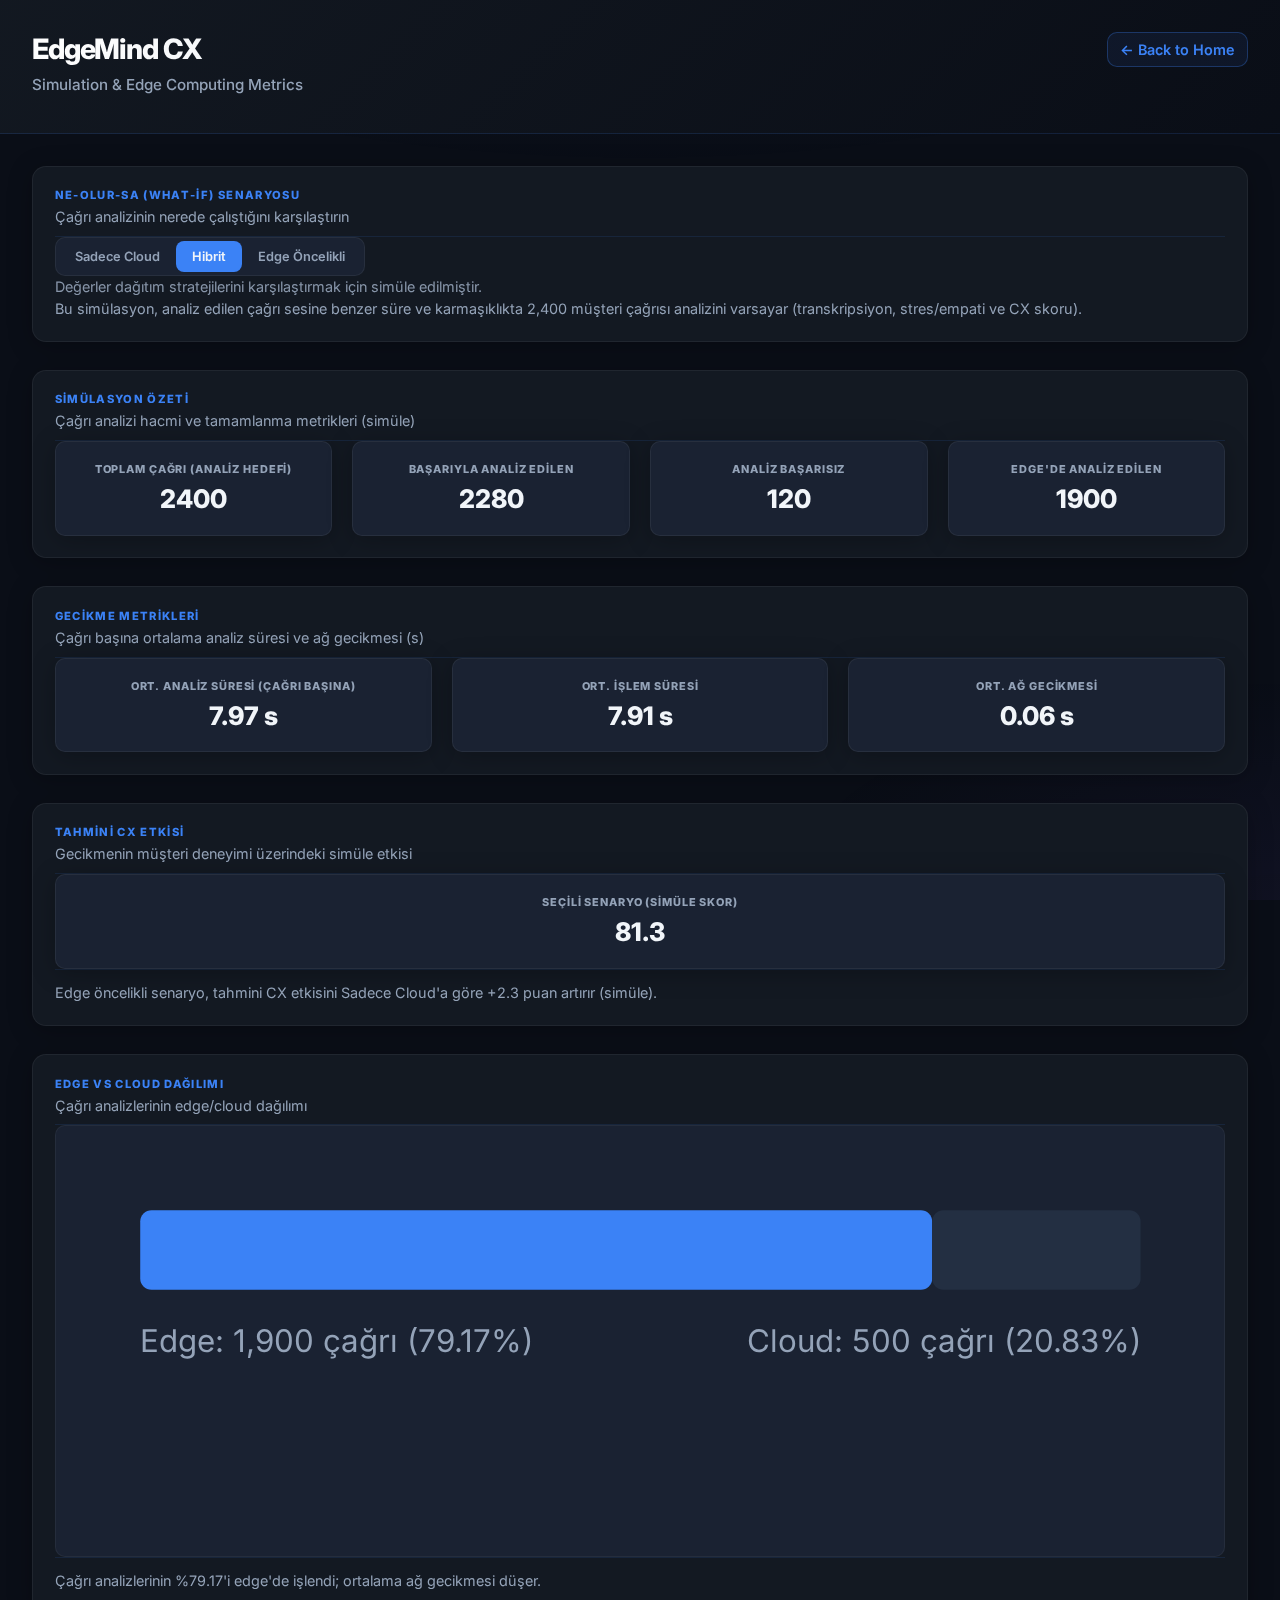
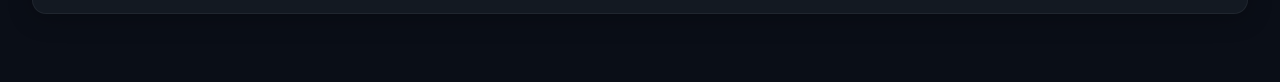
<file: web/ui/simulation/simulation.html>
<!DOCTYPE html>
<html lang="tr">
<head>
  <meta charset="UTF-8">
  <meta name="viewport" content="width=device-width, initial-scale=1">
  <title>EdgeMind CX – Simulation</title>
  <link rel="preconnect" href="https://fonts.googleapis.com">
  <link rel="preconnect" href="https://fonts.gstatic.com" crossorigin>
  <link href="https://fonts.googleapis.com/css2?family=Inter:wght@400;500;600;700;800&display=swap" rel="stylesheet">
  <style>
    :root {
      --bg: #0a0e17;
      --surface: #131922;
      --surface-2: #1a2232;
      --surface-3: #232f42;
      --accent: #3b82f6;
      --accent-dim: #2563eb;
      --text: #f1f5f9;
      --text-muted: #94a3b8;
      --success: #22c55e;
      --warn: #eab308;
      --danger: #ef4444;
      --stress: #f97316;
      --empathy: #10b981;
      --churn: #8b5cf6;
      --radius: 14px;
      --radius-sm: 10px;
      --radius-lg: 20px;
      --shadow: 0 4px 24px rgba(0,0,0,0.25);
      --shadow-lg: 0 8px 40px rgba(0,0,0,0.35);
    }
    * { box-sizing: border-box; }
    html, body { height: 100%; }
    body {
      font-family: 'Inter', system-ui, sans-serif;
      margin: 0;
      padding: 0;
      color: var(--text);
      background: var(--bg);
      min-height: 100vh;
      -webkit-font-smoothing: antialiased;
      position: relative;
    }
    body::before {
      content: '';
      position: fixed;
      inset: 0;
      background:
        radial-gradient(ellipse 120% 70% at 50% -20%, rgba(59, 130, 246, 0.08) 0%, transparent 55%),
        radial-gradient(ellipse 80% 50% at 100% 100%, rgba(139, 92, 246, 0.05) 0%, transparent 50%);
      pointer-events: none;
      z-index: 0;
    }
    .page { position: relative; z-index: 1; min-height: 100vh; display: flex; flex-direction: column; }
    .main { flex: 1; width: 100%; max-width: 1400px; margin: 0 auto; padding: 0 clamp(1rem, 3vw, 2rem) 2.5rem; }

    .hero {
      background: linear-gradient(135deg, rgba(19,25,34,0.97) 0%, rgba(10,14,23,0.99) 100%);
      padding: 2rem clamp(1rem, 3vw, 2rem) 2.25rem;
      margin: 0 0 2rem 0;
      border-bottom: 1px solid rgba(59, 130, 246, 0.15);
      backdrop-filter: blur(12px);
    }
    .hero .hero-inner {
      max-width: 1400px;
      margin: 0 auto;
      display: flex;
      flex-wrap: wrap;
      align-items: flex-start;
      justify-content: space-between;
      gap: 1rem;
    }
    .hero .hero-brand { flex: 1 1 auto; min-width: 0; }
    .hero h1 {
      font-size: clamp(1.35rem, 2.2vw, 2rem);
      font-weight: 800;
      margin: 0;
      letter-spacing: -0.04em;
      color: var(--text);
      background: linear-gradient(135deg, #fff 0%, #cbd5e1 100%);
      -webkit-background-clip: text;
      -webkit-text-fill-color: transparent;
      background-clip: text;
    }
    .hero .tagline {
      margin: 0.5rem 0 0;
      font-size: clamp(0.85rem, 1.2vw, 0.95rem);
      color: var(--text-muted);
      font-weight: 500;
      line-height: 1.5;
    }
    .hero .hero-nav-link {
      font-size: 0.9rem;
      font-weight: 600;
      color: var(--accent);
      text-decoration: none;
      white-space: nowrap;
      padding: 0.5rem 0.75rem;
      border-radius: var(--radius-sm);
      border: 1px solid rgba(59, 130, 246, 0.3);
      background: rgba(59, 130, 246, 0.08);
      transition: background 0.2s ease, border-color 0.2s ease;
    }
    .hero .hero-nav-link:hover { background: rgba(59, 130, 246, 0.15); border-color: rgba(59, 130, 246, 0.5); }

    .section-block {
      background: var(--surface);
      border-radius: var(--radius);
      padding: clamp(1rem, 2.2vw, 1.35rem);
      margin-bottom: 1.25rem;
      box-shadow: var(--shadow);
      border: 1px solid rgba(255,255,255,0.06);
    }
    .section-block {
      margin-bottom: 1.75rem;
    }
    .section-block h2 {
      font-size: 0.7rem;
      font-weight: 800;
      text-transform: uppercase;
      letter-spacing: 0.12em;
      color: var(--accent);
      margin: 0 0 0.25rem 0;
    }
    .section-subtitle {
      font-size: 0.8rem;
      color: var(--text-muted);
      margin-bottom: 1rem;
      padding-bottom: 0.5rem;
      border-bottom: 1px solid rgba(59, 130, 246, 0.12);
      line-height: 1.4;
    }
    .section-block > p {
      margin: 0;
      font-size: 0.9rem;
      color: var(--text-muted);
      line-height: 1.5;
    }

    .dashboard-grid {
      display: grid;
      grid-template-columns: repeat(auto-fit, minmax(220px, 1fr));
      gap: 1.25rem;
    }
    .stat-card {
      background: var(--surface-2);
      border-radius: var(--radius-sm);
      padding: clamp(1rem, 2vw, 1.25rem);
      border: 1px solid rgba(255,255,255,0.06);
      box-shadow: var(--shadow);
      text-align: center;
    }
    .stat-card .stat-label {
      font-size: 0.68rem;
      font-weight: 800;
      text-transform: uppercase;
      letter-spacing: 0.08em;
      color: var(--text-muted);
      margin-bottom: 0.5rem;
    }
    .stat-card .stat-value {
      font-size: clamp(1.25rem, 2.2vw, 1.6rem);
      font-weight: 800;
      color: var(--text);
      line-height: 1.2;
    }

    .chart-placeholder {
      width: 100%;
      min-height: clamp(220px, 32vw, 360px);
      background: var(--surface-2);
      border-radius: var(--radius-sm);
      border: 1px solid rgba(255,255,255,0.05);
      display: flex;
      align-items: center;
      justify-content: center;
      padding: clamp(0.75rem, 2vw, 1rem);
    }
    .chart-placeholder svg {
      width: 100%;
      height: auto;
      max-height: 420px;
      aspect-ratio: 400 / 140;
    }
    .chart-insight {
      margin: 1rem 0 0;
      font-size: 0.85rem;
      color: var(--text-muted);
      line-height: 1.5;
      padding-top: 0.75rem;
      border-top: 1px solid rgba(59, 130, 246, 0.12);
    }

    .scenario-block {
      margin-bottom: 1.75rem;
    }
    .scenario-toggle {
      display: flex;
      flex-wrap: wrap;
      gap: 0;
      border-radius: var(--radius-sm);
      background: var(--surface-2);
      padding: 3px;
      border: 1px solid rgba(255,255,255,0.06);
      width: fit-content;
    }
    .scenario-toggle input {
      position: absolute;
      opacity: 0;
      pointer-events: none;
    }
    .scenario-toggle label {
      display: block;
      padding: 0.5rem 1rem;
      font-size: 0.8rem;
      font-weight: 600;
      color: var(--text-muted);
      cursor: pointer;
      border-radius: 8px;
      transition: background 0.2s ease, color 0.2s ease;
    }
    .scenario-toggle label:hover { color: var(--text); }
    .scenario-toggle input:checked + label {
      background: var(--accent);
      color: var(--text);
    }
    .scenario-disclaimer {
      margin-top: 0.75rem;
      font-size: 0.75rem;
      color: var(--text-muted);
      opacity: 0.9;
    }
    .simulation-context {
      margin-top: 1rem;
      font-size: 0.85rem;
      color: var(--text-muted);
      line-height: 1.5;
    }

    @media (max-width: 768px) {
      .hero { padding-top: 1.5rem; padding-bottom: 1.75rem; }
      .dashboard-grid { gap: 1rem; }
    }
  </style>
</head>
<body>
  <div class="page">
    <header class="hero">
      <div class="hero-inner">
        <div class="hero-brand">
          <h1>EdgeMind CX</h1>
          <p class="tagline">Simulation & Edge Computing Metrics</p>
        </div>
        <a class="hero-nav-link" href="/">← Back to Home</a>
      </div>
    </header>
    <main class="main">
      <section class="section-block scenario-block">
        <h2>Ne-olur-sa (What-if) Senaryosu</h2>
        <p class="section-subtitle">Çağrı analizinin nerede çalıştığını karşılaştırın</p>
        <div class="scenario-toggle" role="group" aria-label="Senaryo">
          <input type="radio" name="scenario" id="scenario-cloud" value="cloud">
          <label for="scenario-cloud">Sadece Cloud</label>
          <input type="radio" name="scenario" id="scenario-hybrid" value="hybrid" checked>
          <label for="scenario-hybrid">Hibrit</label>
          <input type="radio" name="scenario" id="scenario-edge" value="edge">
          <label for="scenario-edge">Edge Öncelikli</label>
        </div>
        <p class="scenario-disclaimer">Değerler dağıtım stratejilerini karşılaştırmak için simüle edilmiştir.</p>
        <p id="simulation-context" class="simulation-context">Bu simülasyon, analiz edilen çağrı sesine benzer süre ve karmaşıklıkta <span id="simulation-call-count">—</span> müşteri çağrısı analizini varsayar (transkripsiyon, stres/empati ve CX skoru).</p>
      </section>

      <section class="section-block">
        <h2>Simülasyon Özeti</h2>
        <p class="section-subtitle">Çağrı analizi hacmi ve tamamlanma metrikleri (simüle)</p>
        <div class="dashboard-grid">
          <div class="stat-card">
            <div class="stat-label">Toplam Çağrı (analiz hedefi)</div>
            <div class="stat-value" data-key="total_tasks">—</div>
          </div>
          <div class="stat-card">
            <div class="stat-label">Başarıyla analiz edilen</div>
            <div class="stat-value" data-key="completed_tasks">—</div>
          </div>
          <div class="stat-card">
            <div class="stat-label">Analiz başarısız</div>
            <div class="stat-value" data-key="failed_tasks">—</div>
          </div>
          <div class="stat-card">
            <div class="stat-label">Edge'de analiz edilen</div>
            <div class="stat-value" data-key="edge_executed_tasks">—</div>
          </div>
        </div>
      </section>

      <section class="section-block">
        <h2>Gecikme Metrikleri</h2>
        <p class="section-subtitle">Çağrı başına ortalama analiz süresi ve ağ gecikmesi (s)</p>
        <div class="dashboard-grid">
          <div class="stat-card">
            <div class="stat-label">Ort. analiz süresi (çağrı başına)</div>
            <div class="stat-value" data-key="avg_service_time">—</div>
          </div>
          <div class="stat-card">
            <div class="stat-label">Ort. işlem süresi</div>
            <div class="stat-value" data-key="avg_processing_time">—</div>
          </div>
          <div class="stat-card">
            <div class="stat-label">Ort. ağ gecikmesi</div>
            <div class="stat-value" data-key="avg_network_delay">—</div>
          </div>
        </div>
      </section>

      <section class="section-block">
        <h2>Tahmini CX Etkisi</h2>
        <p class="section-subtitle">Gecikmenin müşteri deneyimi üzerindeki simüle etkisi</p>
        <div class="dashboard-grid">
          <div class="stat-card">
            <div class="stat-label">Seçili senaryo (simüle skor)</div>
            <div class="stat-value" id="cx-impact-value">—</div>
          </div>
        </div>
        <p id="cx-impact-comparison" class="chart-insight"></p>
      </section>

      <section class="section-block">
        <h2>Edge vs Cloud Dağılımı</h2>
        <p class="section-subtitle">Çağrı analizlerinin edge/cloud dağılımı</p>
        <div class="chart-placeholder">
          <svg id="edge-cloud-chart" viewBox="0 0 400 140" xmlns="http://www.w3.org/2000/svg" preserveAspectRatio="xMidYMid meet" aria-hidden="true"></svg>
        </div>
        <p id="edge-cloud-insight" class="chart-insight" aria-live="polite"></p>
      </section>
    </main>
  </div>
  <script>
    (function () {
      var baseMetrics = {
        total_tasks: 2400,
        completed_tasks: 2280,
        failed_tasks: 120,
        edge_executed_tasks: 1900,
        avg_service_time: 7.97,
        avg_processing_time: 7.91,
        avg_network_delay: 0.055
      };

      var simulationMetrics = {};

      var CX_BASELINE = 100;
      var CX_K1 = 2;
      var CX_K2 = 50;

      function computeCxImpact(avgServiceTime, avgNetworkDelay) {
        var penalty = avgServiceTime * CX_K1 + avgNetworkDelay * CX_K2;
        return Math.max(0, Math.round((CX_BASELINE - penalty) * 10) / 10);
      }

      function copyMetrics(src, dst) {
        for (var k in src) dst[k] = src[k];
      }

      function applyScenario(scenario) {
        copyMetrics(baseMetrics, simulationMetrics);
        var baseDelay = baseMetrics.avg_network_delay;
        var baseProcessing = baseMetrics.avg_processing_time;

        if (scenario === 'cloud') {
          simulationMetrics.edge_executed_tasks = 0;
          simulationMetrics.avg_network_delay = Math.round(baseDelay * 1.4 * 1000) / 1000;
          simulationMetrics.avg_service_time = Math.round((baseProcessing + simulationMetrics.avg_network_delay) * 100) / 100;
        } else if (scenario === 'edge') {
          simulationMetrics.edge_executed_tasks = baseMetrics.completed_tasks;
          simulationMetrics.avg_network_delay = Math.round(baseDelay * 0.6 * 1000) / 1000;
          simulationMetrics.avg_service_time = Math.round((baseProcessing + simulationMetrics.avg_network_delay) * 100) / 100;
        }
      }

      var latencyKeys = ['avg_service_time', 'avg_processing_time', 'avg_network_delay'];

      function formatValue(key, value) {
        if (value === undefined || value === null) return '—';
        if (latencyKeys.indexOf(key) !== -1) {
          return typeof value === 'number' ? value.toFixed(2) + ' s' : value + ' s';
        }
        if (typeof value === 'number') {
          return Number.isInteger(value) ? String(value) : value.toFixed(2);
        }
        return String(value);
      }

      function render() {
        var els = document.querySelectorAll('.stat-value[data-key]');
        for (var i = 0; i < els.length; i++) {
          var el = els[i];
          var key = el.getAttribute('data-key');
          var value = simulationMetrics[key];
          el.textContent = formatValue(key, value);
        }

        var countEl = document.getElementById('simulation-call-count');
        if (countEl) countEl.textContent = simulationMetrics.total_tasks ? simulationMetrics.total_tasks.toLocaleString() : '—';

        var baseDelay = baseMetrics.avg_network_delay;
        var baseProcessing = baseMetrics.avg_processing_time;
        var serviceCloud = baseProcessing + baseDelay * 1.4;
        var delayCloud = baseDelay * 1.4;
        var serviceEdge = baseProcessing + baseDelay * 0.6;
        var delayEdge = baseDelay * 0.6;
        var cxCloud = computeCxImpact(serviceCloud, delayCloud);
        var cxEdge = computeCxImpact(serviceEdge, delayEdge);
        var cxCurrent = computeCxImpact(simulationMetrics.avg_service_time, simulationMetrics.avg_network_delay);

        var cxValueEl = document.getElementById('cx-impact-value');
        if (cxValueEl) cxValueEl.textContent = cxCurrent.toFixed(1);

        var cxCompareEl = document.getElementById('cx-impact-comparison');
        if (cxCompareEl) {
          var diff = cxEdge - cxCloud;
          cxCompareEl.textContent = 'Edge öncelikli senaryo, tahmini CX etkisini Sadece Cloud\'a göre ' + (diff >= 0 ? '+' : '') + diff.toFixed(1) + ' puan artırır (simüle).';
        }

        drawEdgeCloudChart();
      }

      function drawEdgeCloudChart() {
        var svg = document.getElementById('edge-cloud-chart');
        var insightEl = document.getElementById('edge-cloud-insight');
        if (!svg) return;

        var total = simulationMetrics.total_tasks;
        var edge = simulationMetrics.edge_executed_tasks;
        var cloud = total - edge;
        if (total <= 0) return;

        var edgePct = (edge / total) * 100;
        var cloudPct = 100 - edgePct;

        var ns = 'http://www.w3.org/2000/svg';
        var pad = { left: 24, right: 24, top: 16, bottom: 56 };
        var barW = 400 - pad.left - pad.right;
        var barH = 28;
        var barY = pad.top + 8;
        var edgeWidth = Math.max(0, (edgePct / 100) * barW);
        var cloudWidth = barW - edgeWidth;

        function el(tag, attrs) {
          var e = document.createElementNS(ns, tag);
          for (var k in attrs) e.setAttribute(k, attrs[k]);
          return e;
        }

        function textEl(x, y, content, attrs) {
          var a = { x: x, y: y, 'font-size': '11', 'font-family': 'Inter, sans-serif', 'fill': 'var(--text-muted)' };
          for (var k in attrs) a[k] = attrs[k];
          var t = el('text', a);
          t.textContent = content;
          return t;
        }

        var g = el('g', { transform: 'translate(' + pad.left + ', 0)' });

        var edgeRect = el('rect', {
          x: 0,
          y: barY,
          width: edgeWidth,
          height: barH,
          rx: 4,
          ry: 4,
          fill: 'var(--accent)'
        });
        g.appendChild(edgeRect);

        var cloudRect = el('rect', {
          x: edgeWidth,
          y: barY,
          width: cloudWidth,
          height: barH,
          rx: 4,
          ry: 4,
          fill: 'var(--surface-3)'
        });
        g.appendChild(cloudRect);

        var labelY = barY + barH + 22;
        var edgeLabel = textEl(0, labelY, 'Edge: ' + edge.toLocaleString() + ' çağrı (' + edgePct.toFixed(2) + '%)', { 'text-anchor': 'start' });
        g.appendChild(edgeLabel);

        var cloudLabel = textEl(barW, labelY, 'Cloud: ' + cloud.toLocaleString() + ' çağrı (' + cloudPct.toFixed(2) + '%)', { 'text-anchor': 'end' });
        g.appendChild(cloudLabel);

        svg.innerHTML = '';
        svg.appendChild(g);

        if (insightEl) {
          insightEl.textContent = 'Çağrı analizlerinin %' + edgePct.toFixed(2) + '\'i edge\'de işlendi; ortalama ağ gecikmesi düşer.';
        }
      }

      function initScenario() {
        applyScenario('hybrid');
        render();

        var inputs = document.querySelectorAll('input[name="scenario"]');
        for (var i = 0; i < inputs.length; i++) {
          inputs[i].addEventListener('change', function () {
            applyScenario(this.value);
            render();
          });
        }
      }

      if (document.readyState === 'loading') {
        document.addEventListener('DOMContentLoaded', initScenario);
      } else {
        initScenario();
      }
    })();
  </script>
</body>
</html>
</file>
<file: web/ui/simulation/simulation.css>
/* simulation.css – EdgeMind CX Simulation Results */

:root {
  --bg: #0a0e17;
  --surface: #131922;
  --surface-2: #1a2232;
  --surface-3: #232f42;
  --accent: #3b82f6;
  --accent-dim: #2563eb;
  --text: #f1f5f9;
  --text-muted: #94a3b8;
  --success: #22c55e;
  --warn: #eab308;
  --danger: #ef4444;
  --stress: #f97316;
  --empathy: #10b981;
  --churn: #8b5cf6;
  --radius: 14px;
  --radius-sm: 10px;
  --radius-lg: 20px;
  --shadow: 0 4px 24px rgba(0,0,0,0.25);
  --shadow-lg: 0 8px 40px rgba(0,0,0,0.35);
}

* {
  box-sizing: border-box;
}

body {
  margin: 0;
  padding: 0;
  font-family: 'Inter', system-ui, sans-serif;
  background: var(--bg);
  color: var(--text);
  min-height: 100vh;
  -webkit-font-smoothing: antialiased;
}

body {
  max-width: 1200px;
  margin-left: auto;
  margin-right: auto;
  padding: 0 1.5rem 2rem;
}

/* Header – minimal, not fixed */
header {
  display: flex;
  align-items: center;
  justify-content: space-between;
  padding: 1rem 0 1.25rem;
  margin-bottom: 1.5rem;
  border-bottom: 1px solid rgba(255,255,255,0.06);
}

header span {
  font-size: 1.25rem;
  font-weight: 700;
  color: var(--text);
}

header a {
  font-size: 0.875rem;
  color: var(--accent);
  text-decoration: none;
  font-weight: 500;
}

header a:hover {
  text-decoration: underline;
}

/* Page header */
.page-header {
  margin-bottom: 2rem;
}

.page-header h1 {
  margin: 0 0 0.35rem 0;
  font-size: 1.75rem;
  font-weight: 800;
  color: var(--text);
  letter-spacing: -0.02em;
}

.page-header p {
  margin: 0;
  font-size: 0.95rem;
  color: var(--text-muted);
  line-height: 1.5;
}

/* Metrics grid – responsive cards */
.metrics-grid {
  display: grid;
  grid-template-columns: repeat(auto-fill, minmax(200px, 1fr));
  gap: 1.25rem;
  margin-bottom: 2rem;
}

.metrics-grid .card {
  background: var(--surface);
  border: 1px solid rgba(255,255,255,0.06);
  border-radius: var(--radius);
  padding: 1.25rem;
  box-shadow: 0 4px 24px rgba(0,0,0,0.25), 0 0 0 1px rgba(59, 130, 246, 0.04);
}

.metrics-grid .card-title {
  font-size: 0.75rem;
  font-weight: 600;
  color: var(--text-muted);
  text-transform: uppercase;
  letter-spacing: 0.05em;
  margin-bottom: 0.5rem;
}

.metrics-grid .card-value {
  font-size: 1.75rem;
  font-weight: 700;
  color: var(--text);
  line-height: 1.2;
}

.metrics-grid .card-desc {
  font-size: 0.8rem;
  color: var(--text-muted);
  margin-top: 0.35rem;
}

/* Chart section – dashboard panel */
.chart-section {
  background: var(--surface);
  border: 1px solid rgba(255,255,255,0.06);
  border-radius: var(--radius-lg);
  padding: 1.5rem 1.75rem;
  box-shadow: var(--shadow);
}

.chart-section h2 {
  margin: 0 0 1rem 0;
  font-size: 1rem;
  font-weight: 700;
  color: var(--text-muted);
  text-transform: uppercase;
  letter-spacing: 0.06em;
}

.chart-section #edgeChart {
  min-height: 280px;
  background: var(--surface-2);
  border-radius: var(--radius-sm);
  border: 1px solid rgba(255,255,255,0.05);
}

@media (max-width: 640px) {
  body {
    padding: 0 1rem 1.5rem;
  }
  .metrics-grid {
    grid-template-columns: 1fr;
  }
}
</file>
